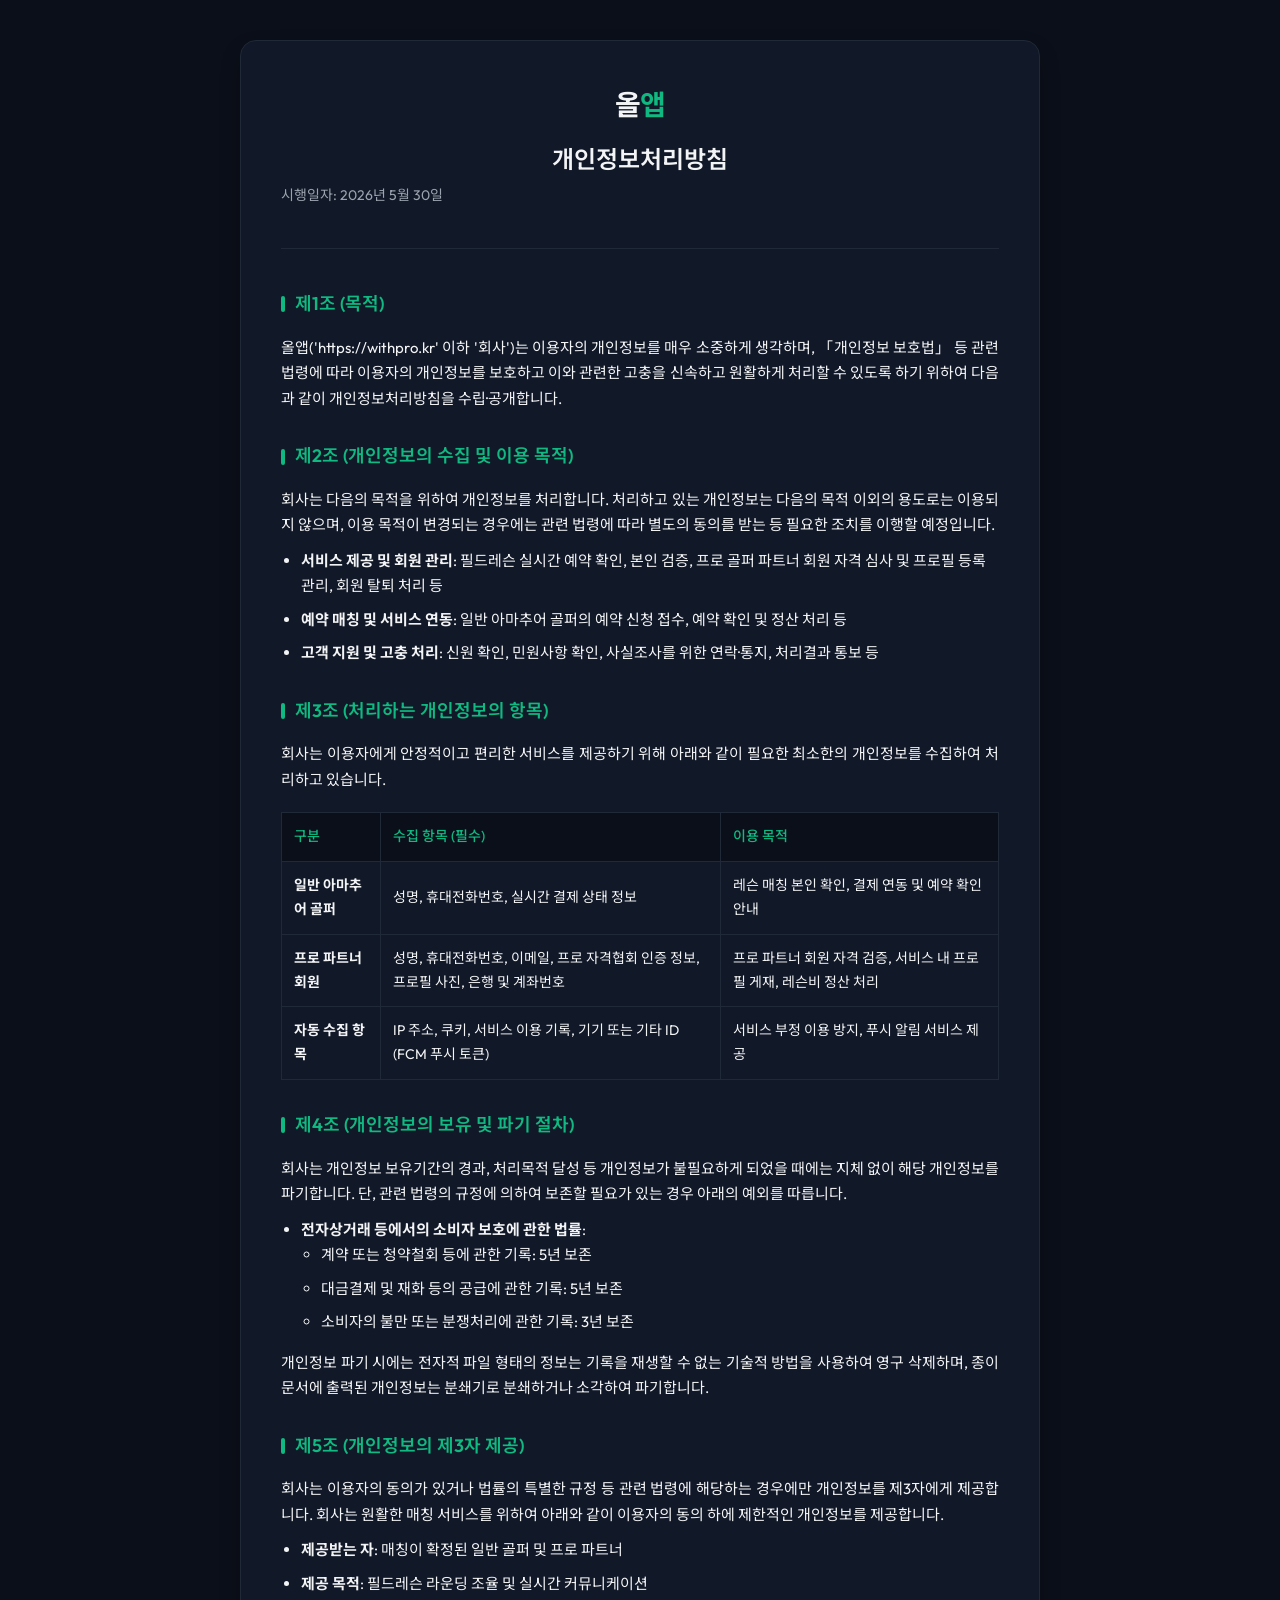
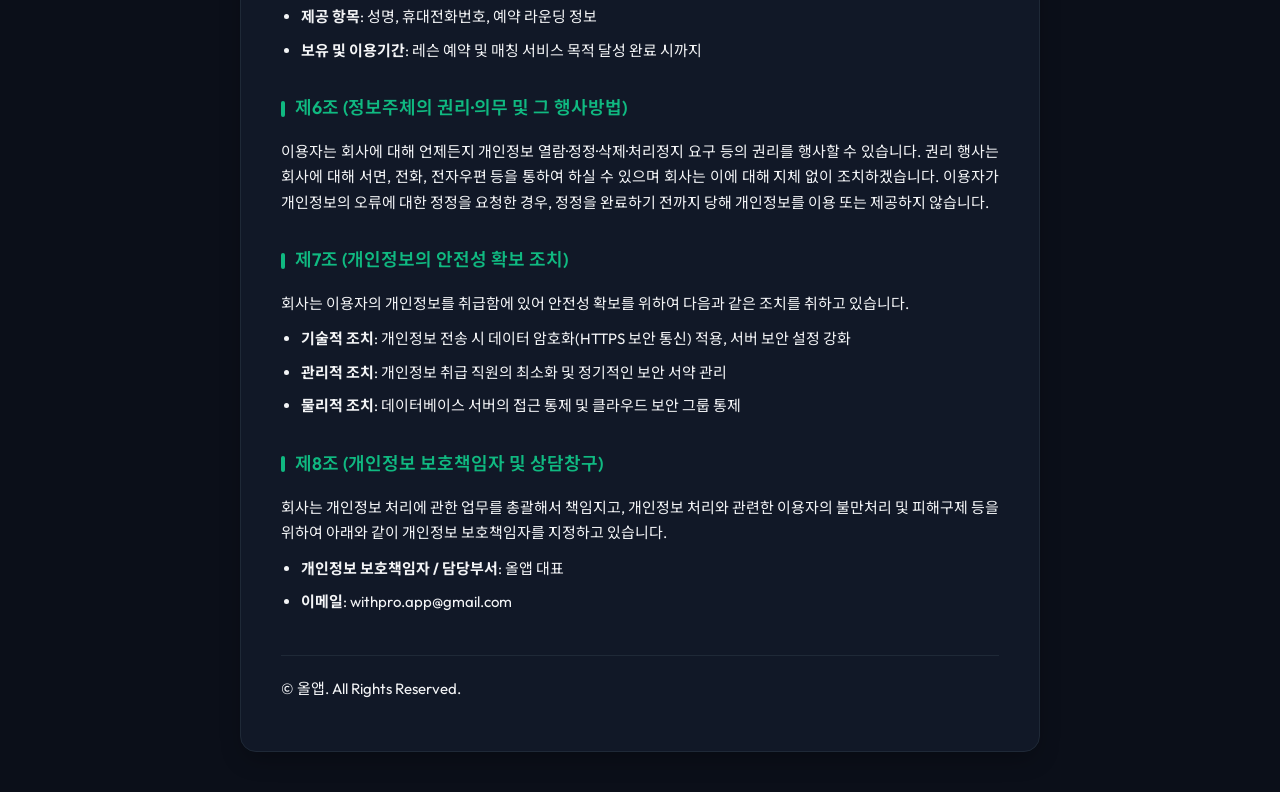
<file: privacy.html>
<!DOCTYPE html>
<html lang="ko">
<head>
    <meta charset="UTF-8">
    <meta name="viewport" content="width=device-width, initial-scale=1.0">
    <title>개인정보처리방침 - 올앱</title>
    <link rel="canonical" href="https://withpro.kr/privacy.html">
    <link href="https://fonts.googleapis.com/css2?family=Inter:wght@300;400;500;600;700&family=Outfit:wght@300;400;500;600;700&family=Noto+Sans+KR:wght@300;400;500;700&display=swap" rel="stylesheet">
    <style>
        :root {
            --bg-color: #0b0f19;
            --card-bg: #111827;
            --border-color: #1f2937;
            --text-primary: #f3f4f6;
            --text-secondary: #9ca3af;
            --accent-color: #10b981;
            --font-outfit: 'Outfit', 'Inter', 'Noto Sans KR', sans-serif;
        }

        * {
            box-sizing: border-box;
            margin: 0;
            padding: 0;
        }

        body {
            background-color: var(--bg-color);
            color: var(--text-primary);
            font-family: var(--font-outfit);
            line-height: 1.7;
            padding: 40px 20px;
        }

        .container {
            max-width: 800px;
            margin: 0 auto;
            background-color: var(--card-bg);
            border: 1px solid var(--border-color);
            border-radius: 16px;
            padding: 40px;
            box-shadow: 0 10px 25px -5px rgba(0, 0, 0, 0.3);
        }

        header {
            text-align: center;
            margin-bottom: 40px;
            border-bottom: 1px solid var(--border-color);
            padding-bottom: 30px;
        }

        .logo {
            font-size: 28px;
            font-weight: 700;
            letter-spacing: -0.5px;
            color: var(--text-primary);
            margin-bottom: 10px;
        }

        .logo span {
            color: var(--accent-color);
        }

        h1 {
            font-size: 24px;
            font-weight: 600;
            color: var(--text-primary);
            margin-top: 10px;
        }

        .date {
            font-size: 14px;
            color: var(--text-secondary);
            margin-top: 5px;
        }

        section {
            margin-bottom: 30px;
        }

        h2 {
            font-size: 18px;
            font-weight: 600;
            color: var(--accent-color);
            margin-bottom: 15px;
            display: flex;
            align-items: center;
        }

        h2::before {
            content: '';
            display: inline-block;
            width: 4px;
            height: 16px;
            background-color: var(--accent-color);
            margin-right: 10px;
            border-radius: 2px;
        }

        p {
            font-size: 15px;
            color: var(--text-primary);
            margin-bottom: 10px;
            text-align: justify;
        }

        ul, ol {
            margin-left: 20px;
            margin-bottom: 15px;
            color: var(--text-primary);
            font-size: 15px;
        }

        li {
            margin-bottom: 8px;
        }

        table {
            width: 100%;
            border-collapse: collapse;
            margin: 20px 0;
            font-size: 14px;
        }

        th, td {
            border: 1px solid var(--border-color);
            padding: 12px;
            text-align: left;
        }

        th {
            background-color: var(--bg-color);
            color: var(--accent-color);
            font-weight: 500;
        }

        td {
            color: var(--text-primary);
        }

        footer {
            margin-top: 40px;
            padding-top: 20px;
            border-top: 1px solid var(--border-color);
            text-align: center;
            font-size: 9px;
            color: var(--text-secondary);
        }

        @media (max-width: 600px) {
            body {
                padding: 20px 10px;
            }
            .container {
                padding: 20px;
            }
            h1 {
                font-size: 20px;
            }
            h2 {
                font-size: 16px;
            }
        }
    </style>
</head>
<body>
    <div class="container">
        <header>
            <div class="logo">올<span>앱</span></div>
            <h1>개인정보처리방침</h1>
            <p class="date">시행일자: 2026년 5월 30일</p>
        </header>

        <section>
            <h2>제1조 (목적)</h2>
            <p>올앱('https://withpro.kr' 이하 '회사')는 이용자의 개인정보를 매우 소중하게 생각하며, 「개인정보 보호법」 등 관련 법령에 따라 이용자의 개인정보를 보호하고 이와 관련한 고충을 신속하고 원활하게 처리할 수 있도록 하기 위하여 다음과 같이 개인정보처리방침을 수립·공개합니다.</p>
        </section>

        <section>
            <h2>제2조 (개인정보의 수집 및 이용 목적)</h2>
            <p>회사는 다음의 목적을 위하여 개인정보를 처리합니다. 처리하고 있는 개인정보는 다음의 목적 이외의 용도로는 이용되지 않으며, 이용 목적이 변경되는 경우에는 관련 법령에 따라 별도의 동의를 받는 등 필요한 조치를 이행할 예정입니다.</p>
            <ul>
                <li><strong>서비스 제공 및 회원 관리</strong>: 필드레슨 실시간 예약 확인, 본인 검증, 프로 골퍼 파트너 회원 자격 심사 및 프로필 등록 관리, 회원 탈퇴 처리 등</li>
                <li><strong>예약 매칭 및 서비스 연동</strong>: 일반 아마추어 골퍼의 예약 신청 접수, 예약 확인 및 정산 처리 등</li>
                <li><strong>고객 지원 및 고충 처리</strong>: 신원 확인, 민원사항 확인, 사실조사를 위한 연락·통지, 처리결과 통보 등</li>
            </ul>
        </section>

        <section>
            <h2>제3조 (처리하는 개인정보의 항목)</h2>
            <p>회사는 이용자에게 안정적이고 편리한 서비스를 제공하기 위해 아래와 같이 필요한 최소한의 개인정보를 수집하여 처리하고 있습니다.</p>
            <table>
                <thead>
                    <tr>
                        <th>구분</th>
                        <th>수집 항목 (필수)</th>
                        <th>이용 목적</th>
                    </tr>
                </thead>
                <tbody>
                    <tr>
                        <td><strong>일반 아마추어 골퍼</strong></td>
                        <td>성명, 휴대전화번호, 실시간 결제 상태 정보</td>
                        <td>레슨 매칭 본인 확인, 결제 연동 및 예약 확인 안내</td>
                    </tr>
                    <tr>
                        <td><strong>프로 파트너 회원</strong></td>
                        <td>성명, 휴대전화번호, 이메일, 프로 자격협회 인증 정보, 프로필 사진, 은행 및 계좌번호</td>
                        <td>프로 파트너 회원 자격 검증, 서비스 내 프로필 게재, 레슨비 정산 처리</td>
                    </tr>
                    <tr>
                        <td><strong>자동 수집 항목</strong></td>
                        <td>IP 주소, 쿠키, 서비스 이용 기록, 기기 또는 기타 ID (FCM 푸시 토큰)</td>
                        <td>서비스 부정 이용 방지, 푸시 알림 서비스 제공</td>
                    </tr>
                </tbody>
            </table>
        </section>

        <section>
            <h2>제4조 (개인정보의 보유 및 파기 절차)</h2>
            <p>회사는 개인정보 보유기간의 경과, 처리목적 달성 등 개인정보가 불필요하게 되었을 때에는 지체 없이 해당 개인정보를 파기합니다. 단, 관련 법령의 규정에 의하여 보존할 필요가 있는 경우 아래의 예외를 따릅니다.</p>
            <ul>
                <li><strong>전자상거래 등에서의 소비자 보호에 관한 법률</strong>:
                    <ul>
                        <li>계약 또는 청약철회 등에 관한 기록: 5년 보존</li>
                        <li>대금결제 및 재화 등의 공급에 관한 기록: 5년 보존</li>
                        <li>소비자의 불만 또는 분쟁처리에 관한 기록: 3년 보존</li>
                    </ul>
                </li>
            </ul>
            <p>개인정보 파기 시에는 전자적 파일 형태의 정보는 기록을 재생할 수 없는 기술적 방법을 사용하여 영구 삭제하며, 종이 문서에 출력된 개인정보는 분쇄기로 분쇄하거나 소각하여 파기합니다.</p>
        </section>

        <section>
            <h2>제5조 (개인정보의 제3자 제공)</h2>
            <p>회사는 이용자의 동의가 있거나 법률의 특별한 규정 등 관련 법령에 해당하는 경우에만 개인정보를 제3자에게 제공합니다. 회사는 원활한 매칭 서비스를 위하여 아래와 같이 이용자의 동의 하에 제한적인 개인정보를 제공합니다.</p>
            <ul>
                <li><strong>제공받는 자</strong>: 매칭이 확정된 일반 골퍼 및 프로 파트너</li>
                <li><strong>제공 목적</strong>: 필드레슨 라운딩 조율 및 실시간 커뮤니케이션</li>
                <li><strong>제공 항목</strong>: 성명, 휴대전화번호, 예약 라운딩 정보</li>
                <li><strong>보유 및 이용기간</strong>: 레슨 예약 및 매칭 서비스 목적 달성 완료 시까지</li>
            </ul>
        </section>

        <section>
            <h2>제6조 (정보주체의 권리·의무 및 그 행사방법)</h2>
            <p>이용자는 회사에 대해 언제든지 개인정보 열람·정정·삭제·처리정지 요구 등의 권리를 행사할 수 있습니다. 권리 행사는 회사에 대해 서면, 전화, 전자우편 등을 통하여 하실 수 있으며 회사는 이에 대해 지체 없이 조치하겠습니다. 이용자가 개인정보의 오류에 대한 정정을 요청한 경우, 정정을 완료하기 전까지 당해 개인정보를 이용 또는 제공하지 않습니다.</p>
        </section>

        <section>
            <h2>제7조 (개인정보의 안전성 확보 조치)</h2>
            <p>회사는 이용자의 개인정보를 취급함에 있어 안전성 확보를 위하여 다음과 같은 조치를 취하고 있습니다.</p>
            <ul>
                <li><strong>기술적 조치</strong>: 개인정보 전송 시 데이터 암호화(HTTPS 보안 통신) 적용, 서버 보안 설정 강화</li>
                <li><strong>관리적 조치</strong>: 개인정보 취급 직원의 최소화 및 정기적인 보안 서약 관리</li>
                <li><strong>물리적 조치</strong>: 데이터베이스 서버의 접근 통제 및 클라우드 보안 그룹 통제</li>
            </ul>
        </section>

        <section>
            <h2>제8조 (개인정보 보호책임자 및 상담창구)</h2>
            <p>회사는 개인정보 처리에 관한 업무를 총괄해서 책임지고, 개인정보 처리와 관련한 이용자의 불만처리 및 피해구제 등을 위하여 아래와 같이 개인정보 보호책임자를 지정하고 있습니다.</p>
            <ul>
                <li><strong>개인정보 보호책임자 / 담당부서</strong>: 올앱 대표</li>
                <li><strong>이메일</strong>: withpro.app@gmail.com</li>
            </ul>
        </section>

        <footer>
            <p>© 올앱. All Rights Reserved.</p>
        </footer>
    </div>
</body>
</html>
</file>
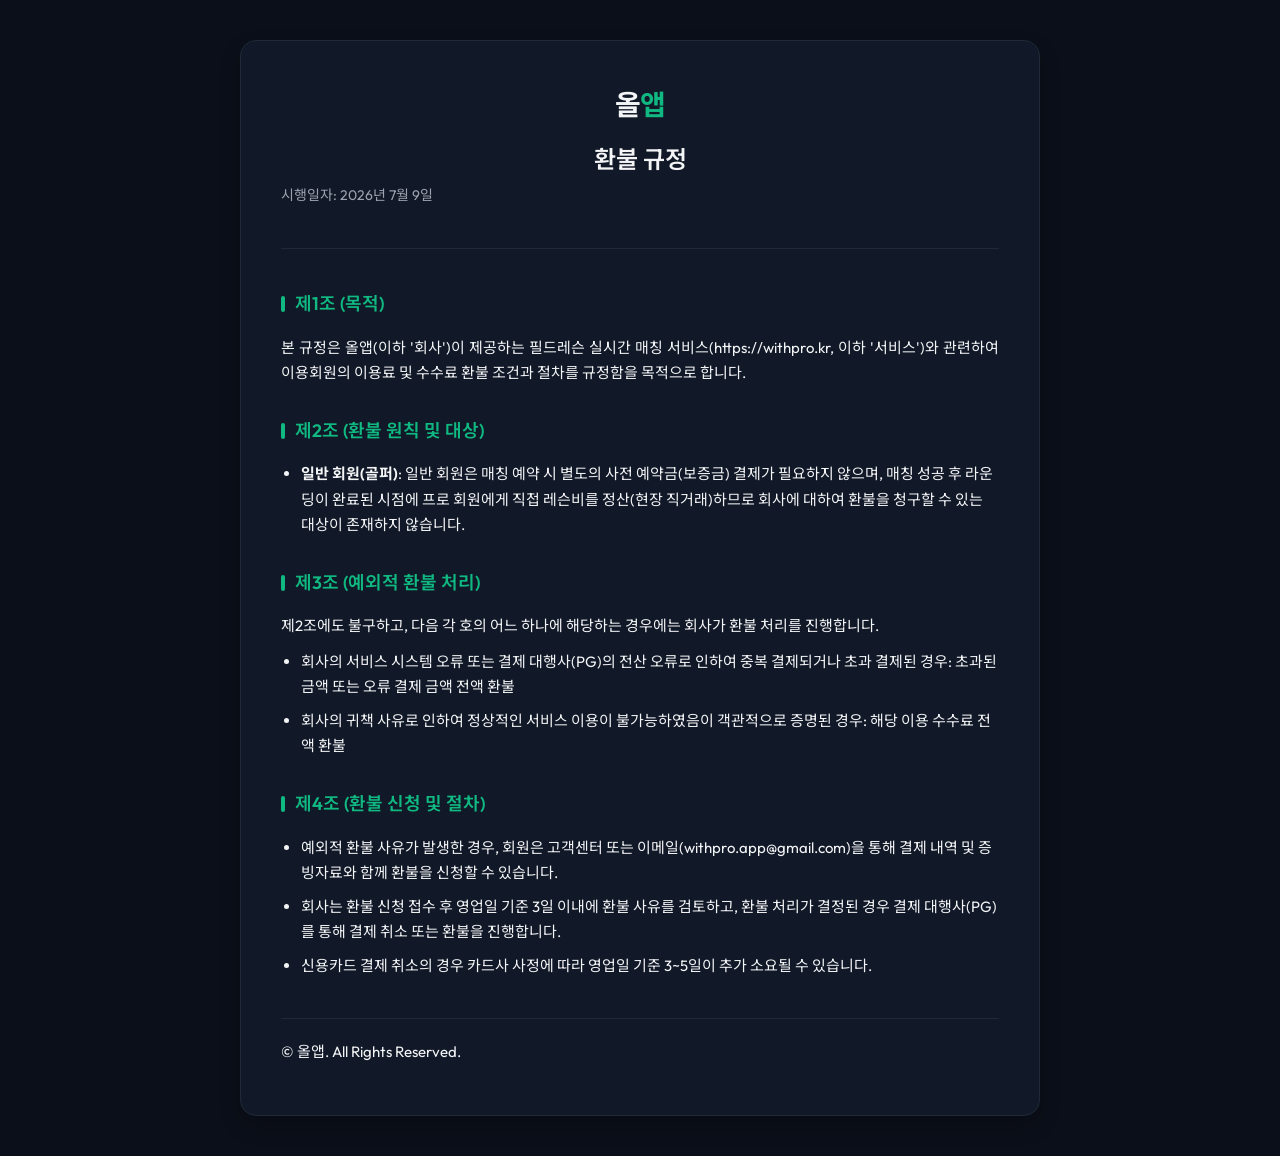
<file: refund.html>
<!DOCTYPE html>
<html lang="ko">
<head>
    <meta charset="UTF-8">
    <meta name="viewport" content="width=device-width, initial-scale=1.0">
    <title>환불 규정 - 올앱</title>
    <link rel="canonical" href="https://withpro.kr/refund.html">
    <link href="https://fonts.googleapis.com/css2?family=Inter:wght@300;400;500;600;700&family=Outfit:wght@300;400;500;600;700&family=Noto+Sans+KR:wght@300;400;500;700&display=swap" rel="stylesheet">
    <style>
        :root {
            --bg-color: #0b0f19;
            --card-bg: #111827;
            --border-color: #1f2937;
            --text-primary: #f3f4f6;
            --text-secondary: #9ca3af;
            --accent-color: #10b981;
            --font-outfit: 'Outfit', 'Inter', 'Noto Sans KR', sans-serif;
        }

        * {
            box-sizing: border-box;
            margin: 0;
            padding: 0;
        }

        body {
            background-color: var(--bg-color);
            color: var(--text-primary);
            font-family: var(--font-outfit);
            line-height: 1.7;
            padding: 40px 20px;
        }

        .container {
            max-width: 800px;
            margin: 0 auto;
            background-color: var(--card-bg);
            border: 1px solid var(--border-color);
            border-radius: 16px;
            padding: 40px;
            box-shadow: 0 10px 25px -5px rgba(0, 0, 0, 0.3);
        }

        header {
            text-align: center;
            margin-bottom: 40px;
            border-bottom: 1px solid var(--border-color);
            padding-bottom: 30px;
        }

        .logo {
            font-size: 28px;
            font-weight: 700;
            letter-spacing: -0.5px;
            color: var(--text-primary);
            margin-bottom: 10px;
        }

        .logo span {
            color: var(--accent-color);
        }

        h1 {
            font-size: 24px;
            font-weight: 600;
            color: var(--text-primary);
            margin-top: 10px;
        }

        .date {
            font-size: 14px;
            color: var(--text-secondary);
            margin-top: 5px;
        }

        section {
            margin-bottom: 30px;
        }

        h2 {
            font-size: 18px;
            font-weight: 600;
            color: var(--accent-color);
            margin-bottom: 15px;
            display: flex;
            align-items: center;
        }

        h2::before {
            content: '';
            display: inline-block;
            width: 4px;
            height: 16px;
            background-color: var(--accent-color);
            margin-right: 10px;
            border-radius: 2px;
        }

        p {
            font-size: 15px;
            color: var(--text-primary);
            margin-bottom: 10px;
            text-align: justify;
        }

        ul {
            margin-left: 20px;
            margin-bottom: 15px;
            color: var(--text-primary);
            font-size: 15px;
        }

        li {
            margin-bottom: 8px;
        }

        footer {
            margin-top: 40px;
            padding-top: 20px;
            border-top: 1px solid var(--border-color);
            text-align: center;
            font-size: 9px;
            color: var(--text-secondary);
        }

        @media (max-width: 600px) {
            body {
                padding: 20px 10px;
            }
            .container {
                padding: 20px;
            }
            h1 {
                font-size: 20px;
            }
            h2 {
                font-size: 16px;
            }
        }
    </style>
</head>
<body>
    <div class="container">
        <header>
            <div class="logo">올<span>앱</span></div>
            <h1>환불 규정</h1>
            <p class="date">시행일자: 2026년 7월 9일</p>
        </header>

        <section>
            <h2>제1조 (목적)</h2>
            <p>본 규정은 올앱(이하 '회사')이 제공하는 필드레슨 실시간 매칭 서비스(https://withpro.kr, 이하 '서비스')와 관련하여 이용회원의 이용료 및 수수료 환불 조건과 절차를 규정함을 목적으로 합니다.</p>
        </section>

        <section>
            <h2>제2조 (환불 원칙 및 대상)</h2>
            <ul>
                <li><strong>일반 회원(골퍼)</strong>: 일반 회원은 매칭 예약 시 별도의 사전 예약금(보증금) 결제가 필요하지 않으며, 매칭 성공 후 라운딩이 완료된 시점에 프로 회원에게 직접 레슨비를 정산(현장 직거래)하므로 회사에 대하여 환불을 청구할 수 있는 대상이 존재하지 않습니다.</li>
                <!-- 플랫폼 수수료 및 환불 조항 비활성화 보존
                <li><strong>프로 회원(파트너)</strong>: 프로 회원이 매칭 확정 및 라운딩 완료 후 납부하는 플랫폼 이용 수수료(50,000원)는 <strong>비실물 서비스의 매칭 중개 서비스 선제공에 따른 비용 결제이므로 원칙적으로 환불이 불가능</strong>합니다.</li>
                -->
            </ul>
        </section>

        <section>
            <h2>제3조 (예외적 환불 처리)</h2>
            <p>제2조에도 불구하고, 다음 각 호의 어느 하나에 해당하는 경우에는 회사가 환불 처리를 진행합니다.</p>
            <ul>
                <li>회사의 서비스 시스템 오류 또는 결제 대행사(PG)의 전산 오류로 인하여 중복 결제되거나 초과 결제된 경우: 초과된 금액 또는 오류 결제 금액 전액 환불</li>
                <li>회사의 귀책 사유로 인하여 정상적인 서비스 이용이 불가능하였음이 객관적으로 증명된 경우: 해당 이용 수수료 전액 환불</li>
            </ul>
        </section>

        <section>
            <h2>제4조 (환불 신청 및 절차)</h2>
            <ul>
                <li>예외적 환불 사유가 발생한 경우, 회원은 고객센터 또는 이메일(withpro.app@gmail.com)을 통해 결제 내역 및 증빙자료와 함께 환불을 신청할 수 있습니다.</li>
                <li>회사는 환불 신청 접수 후 영업일 기준 3일 이내에 환불 사유를 검토하고, 환불 처리가 결정된 경우 결제 대행사(PG)를 통해 결제 취소 또는 환불을 진행합니다.</li>
                <li>신용카드 결제 취소의 경우 카드사 사정에 따라 영업일 기준 3~5일이 추가 소요될 수 있습니다.</li>
            </ul>
        </section>

        <footer>
            <p>© 올앱. All Rights Reserved.</p>
        </footer>
    </div>
</body>
</html>
</file>
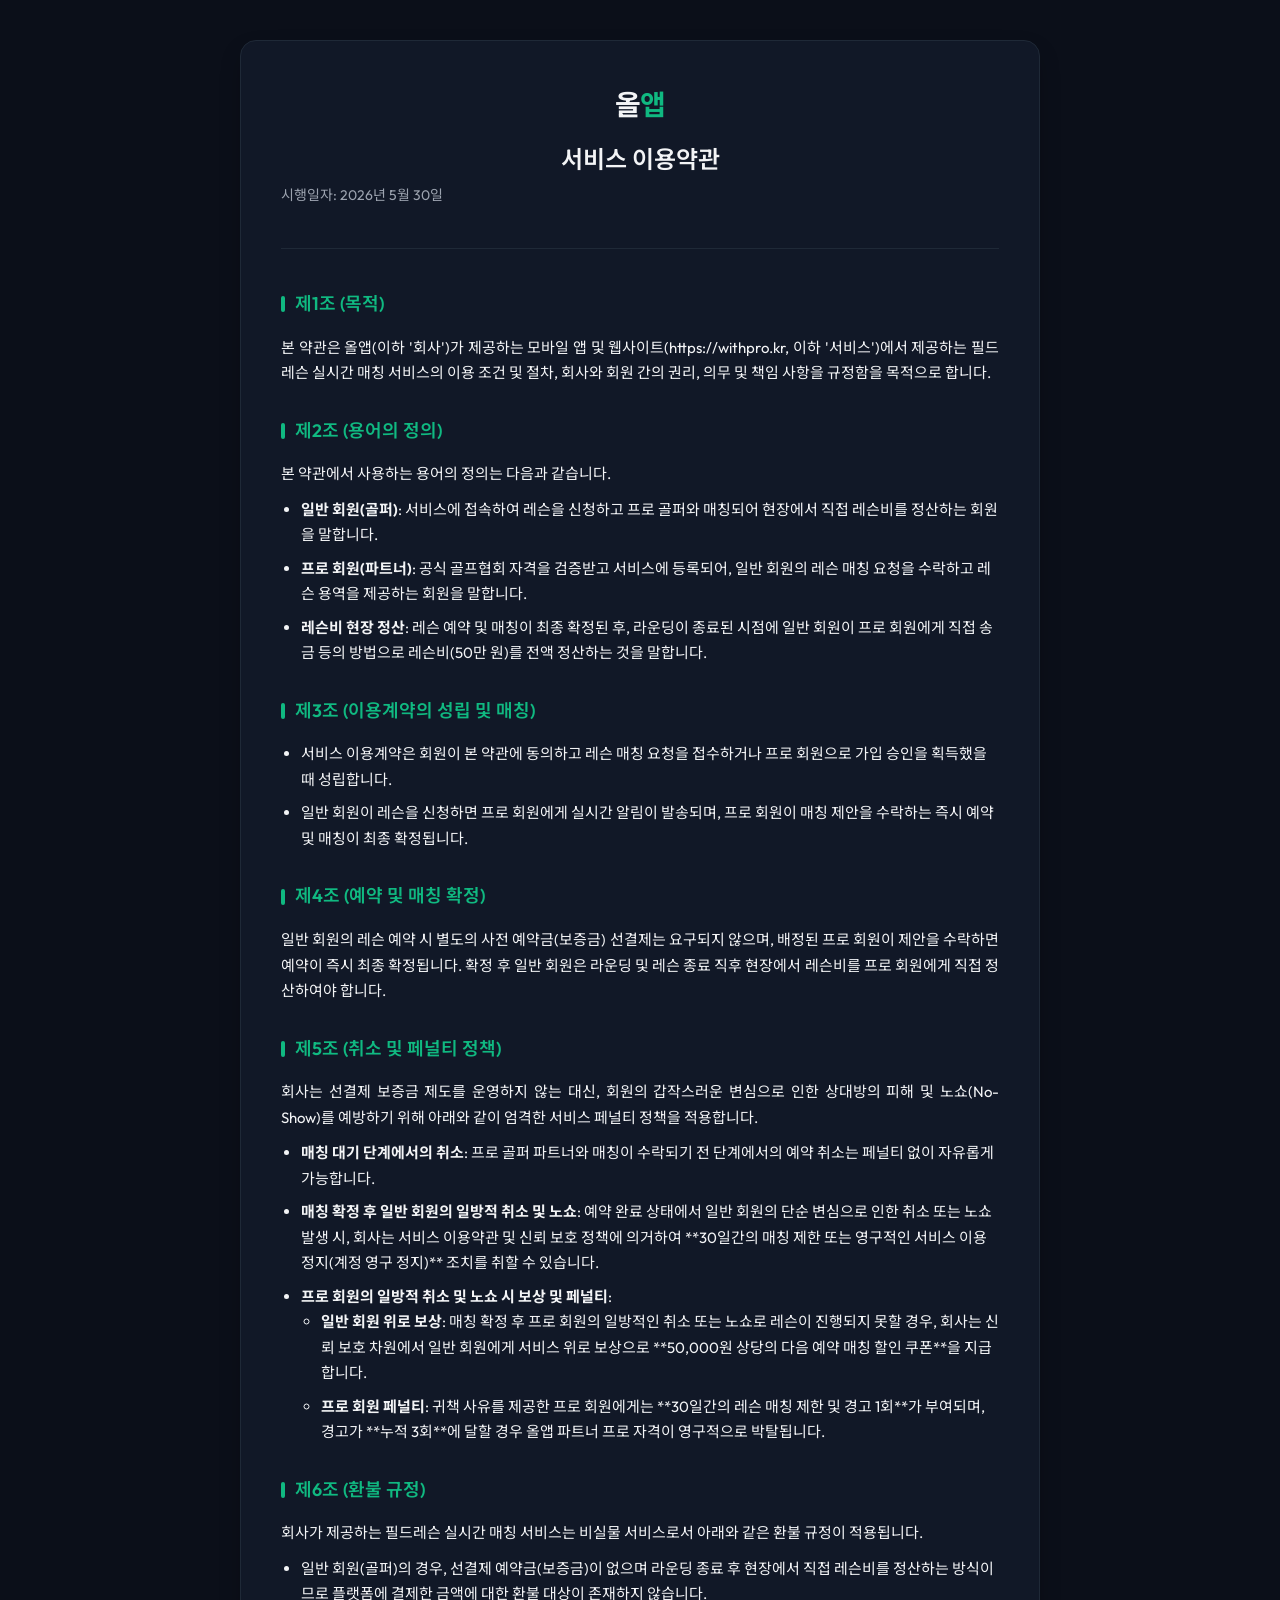
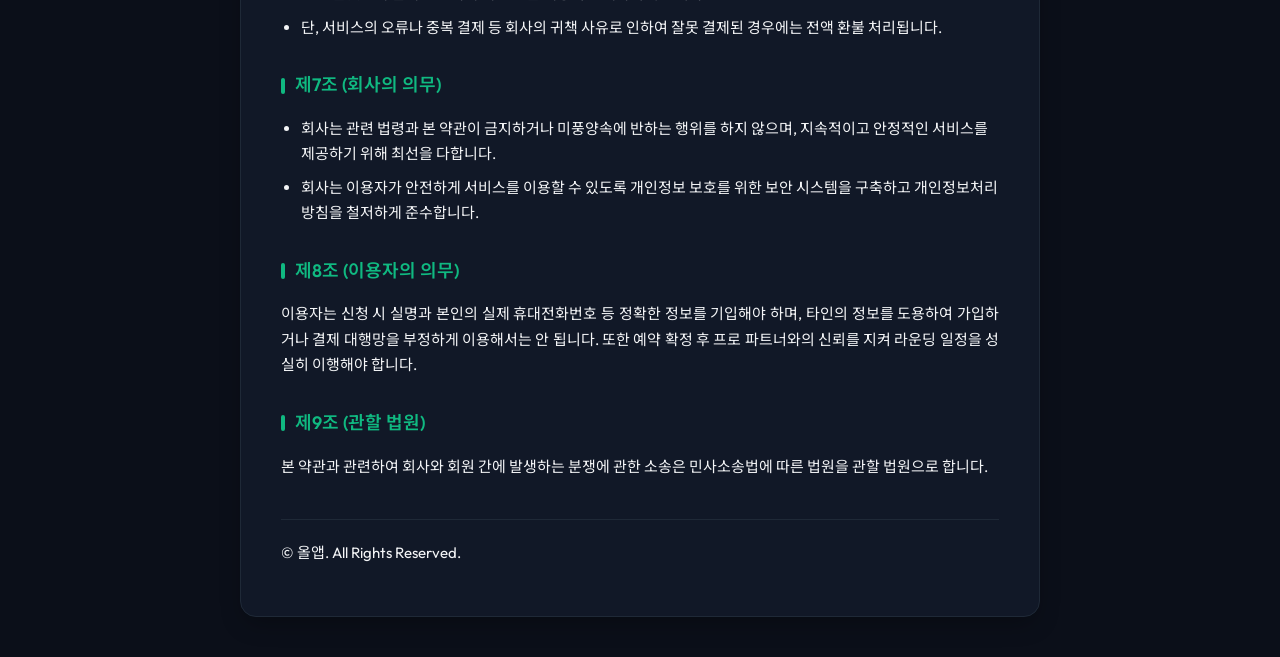
<file: term.html>
<!DOCTYPE html>
<html lang="ko">
<head>
    <meta charset="UTF-8">
    <meta name="viewport" content="width=device-width, initial-scale=1.0">
    <title>서비스 이용약관 - 올앱</title>
    <link rel="canonical" href="https://withpro.kr/term.html">
    <link href="https://fonts.googleapis.com/css2?family=Inter:wght@300;400;500;600;700&family=Outfit:wght@300;400;500;600;700&family=Noto+Sans+KR:wght@300;400;500;700&display=swap" rel="stylesheet">
    <style>
        :root {
            --bg-color: #0b0f19;
            --card-bg: #111827;
            --border-color: #1f2937;
            --text-primary: #f3f4f6;
            --text-secondary: #9ca3af;
            --accent-color: #10b981;
            --font-outfit: 'Outfit', 'Inter', 'Noto Sans KR', sans-serif;
        }

        * {
            box-sizing: border-box;
            margin: 0;
            padding: 0;
        }

        body {
            background-color: var(--bg-color);
            color: var(--text-primary);
            font-family: var(--font-outfit);
            line-height: 1.7;
            padding: 40px 20px;
        }

        .container {
            max-width: 800px;
            margin: 0 auto;
            background-color: var(--card-bg);
            border: 1px solid var(--border-color);
            border-radius: 16px;
            padding: 40px;
            box-shadow: 0 10px 25px -5px rgba(0, 0, 0, 0.3);
        }

        header {
            text-align: center;
            margin-bottom: 40px;
            border-bottom: 1px solid var(--border-color);
            padding-bottom: 30px;
        }

        .logo {
            font-size: 28px;
            font-weight: 700;
            letter-spacing: -0.5px;
            color: var(--text-primary);
            margin-bottom: 10px;
        }

        .logo span {
            color: var(--accent-color);
        }

        h1 {
            font-size: 24px;
            font-weight: 600;
            color: var(--text-primary);
            margin-top: 10px;
        }

        .date {
            font-size: 14px;
            color: var(--text-secondary);
            margin-top: 5px;
        }

        section {
            margin-bottom: 30px;
        }

        h2 {
            font-size: 18px;
            font-weight: 600;
            color: var(--accent-color);
            margin-bottom: 15px;
            display: flex;
            align-items: center;
        }

        h2::before {
            content: '';
            display: inline-block;
            width: 4px;
            height: 16px;
            background-color: var(--accent-color);
            margin-right: 10px;
            border-radius: 2px;
        }

        p {
            font-size: 15px;
            color: var(--text-primary);
            margin-bottom: 10px;
            text-align: justify;
        }

        ul, ol {
            margin-left: 20px;
            margin-bottom: 15px;
            color: var(--text-primary);
            font-size: 15px;
        }

        li {
            margin-bottom: 8px;
        }

        footer {
            margin-top: 40px;
            padding-top: 20px;
            border-top: 1px solid var(--border-color);
            text-align: center;
            font-size: 9px;
            color: var(--text-secondary);
        }

        @media (max-width: 600px) {
            body {
                padding: 20px 10px;
            }
            .container {
                padding: 20px;
            }
            h1 {
                font-size: 20px;
            }
            h2 {
                font-size: 16px;
            }
        }
    </style>
</head>
<body>
    <div class="container">
        <header>
            <div class="logo">올<span>앱</span></div>
            <h1>서비스 이용약관</h1>
            <p class="date">시행일자: 2026년 5월 30일</p>
        </header>

        <section>
            <h2>제1조 (목적)</h2>
            <p>본 약관은 올앱(이하 '회사')가 제공하는 모바일 앱 및 웹사이트(https://withpro.kr, 이하 '서비스')에서 제공하는 필드레슨 실시간 매칭 서비스의 이용 조건 및 절차, 회사와 회원 간의 권리, 의무 및 책임 사항을 규정함을 목적으로 합니다.</p>
        </section>

        <section>
            <h2>제2조 (용어의 정의)</h2>
            <p>본 약관에서 사용하는 용어의 정의는 다음과 같습니다.</p>
            <ul>
                <li><strong>일반 회원(골퍼)</strong>: 서비스에 접속하여 레슨을 신청하고 프로 골퍼와 매칭되어 현장에서 직접 레슨비를 정산하는 회원을 말합니다.</li>
                <li><strong>프로 회원(파트너)</strong>: 공식 골프협회 자격을 검증받고 서비스에 등록되어, 일반 회원의 레슨 매칭 요청을 수락하고 레슨 용역을 제공하는 회원을 말합니다.</li>
                <li><strong>레슨비 현장 정산</strong>: 레슨 예약 및 매칭이 최종 확정된 후, 라운딩이 종료된 시점에 일반 회원이 프로 회원에게 직접 송금 등의 방법으로 레슨비(50만 원)를 전액 정산하는 것을 말합니다.</li>
            </ul>
        </section>

        <section>
            <h2>제3조 (이용계약의 성립 및 매칭)</h2>
            <ul>
                <li>서비스 이용계약은 회원이 본 약관에 동의하고 레슨 매칭 요청을 접수하거나 프로 회원으로 가입 승인을 획득했을 때 성립합니다.</li>
                <li>일반 회원이 레슨을 신청하면 프로 회원에게 실시간 알림이 발송되며, 프로 회원이 매칭 제안을 수락하는 즉시 예약 및 매칭이 최종 확정됩니다.</li>
            </ul>
        </section>

        <section>
            <h2>제4조 (예약 및 매칭 확정)</h2>
            <p>일반 회원의 레슨 예약 시 별도의 사전 예약금(보증금) 선결제는 요구되지 않으며, 배정된 프로 회원이 제안을 수락하면 예약이 즉시 최종 확정됩니다. 확정 후 일반 회원은 라운딩 및 레슨 종료 직후 현장에서 레슨비를 프로 회원에게 직접 정산하여야 합니다.</p>
        </section>

        <section>
            <h2>제5조 (취소 및 페널티 정책)</h2>
            <p>회사는 선결제 보증금 제도를 운영하지 않는 대신, 회원의 갑작스러운 변심으로 인한 상대방의 피해 및 노쇼(No-Show)를 예방하기 위해 아래와 같이 엄격한 서비스 페널티 정책을 적용합니다.</p>
            <ul>
                <li><strong>매칭 대기 단계에서의 취소</strong>: 프로 골퍼 파트너와 매칭이 수락되기 전 단계에서의 예약 취소는 페널티 없이 자유롭게 가능합니다.</li>
                <li><strong>매칭 확정 후 일반 회원의 일방적 취소 및 노쇼</strong>: 예약 완료 상태에서 일반 회원의 단순 변심으로 인한 취소 또는 노쇼 발생 시, 회사는 서비스 이용약관 및 신뢰 보호 정책에 의거하여 **30일간의 매칭 제한 또는 영구적인 서비스 이용 정지(계정 영구 정지)** 조치를 취할 수 있습니다.</li>
                <li><strong>프로 회원의 일방적 취소 및 노쇼 시 보상 및 페널티</strong>:
                    <ul>
                        <li><strong>일반 회원 위로 보상</strong>: 매칭 확정 후 프로 회원의 일방적인 취소 또는 노쇼로 레슨이 진행되지 못할 경우, 회사는 신뢰 보호 차원에서 일반 회원에게 서비스 위로 보상으로 **50,000원 상당의 다음 예약 매칭 할인 쿠폰**을 지급합니다.</li>
                        <li><strong>프로 회원 페널티</strong>: 귀책 사유를 제공한 프로 회원에게는 **30일간의 레슨 매칭 제한 및 경고 1회**가 부여되며, 경고가 **누적 3회**에 달할 경우 올앱 파트너 프로 자격이 영구적으로 박탈됩니다.</li>
                    </ul>
                </li>
            </ul>
        </section>

        <section>
            <h2>제6조 (환불 규정)</h2>
            <p>회사가 제공하는 필드레슨 실시간 매칭 서비스는 비실물 서비스로서 아래와 같은 환불 규정이 적용됩니다.</p>
            <ul>
                <li>일반 회원(골퍼)의 경우, 선결제 예약금(보증금)이 없으며 라운딩 종료 후 현장에서 직접 레슨비를 정산하는 방식이므로 플랫폼에 결제한 금액에 대한 환불 대상이 존재하지 않습니다.</li>
                <!-- 플랫폼 수수료 조항 비활성화 보존
                <li>프로 회원(파트너)의 경우, 매칭 완료 및 라운딩 완료에 따라 납부하는 플랫폼 이용 수수료(50,000원)는 <strong>서비스 선제공에 따른 비용 결제이므로 환불이 불가능</strong>합니다.</li>
                -->
                <li>단, 서비스의 오류나 중복 결제 등 회사의 귀책 사유로 인하여 잘못 결제된 경우에는 전액 환불 처리됩니다.</li>
            </ul>
        </section>

        <section>
            <h2>제7조 (회사의 의무)</h2>
            <ul>
                <li>회사는 관련 법령과 본 약관이 금지하거나 미풍양속에 반하는 행위를 하지 않으며, 지속적이고 안정적인 서비스를 제공하기 위해 최선을 다합니다.</li>
                <li>회사는 이용자가 안전하게 서비스를 이용할 수 있도록 개인정보 보호를 위한 보안 시스템을 구축하고 개인정보처리방침을 철저하게 준수합니다.</li>
            </ul>
        </section>

        <section>
            <h2>제8조 (이용자의 의무)</h2>
            <p>이용자는 신청 시 실명과 본인의 실제 휴대전화번호 등 정확한 정보를 기입해야 하며, 타인의 정보를 도용하여 가입하거나 결제 대행망을 부정하게 이용해서는 안 됩니다. 또한 예약 확정 후 프로 파트너와의 신뢰를 지켜 라운딩 일정을 성실히 이행해야 합니다.</p>
        </section>

        <section>
            <h2>제9조 (관할 법원)</h2>
            <p>본 약관과 관련하여 회사와 회원 간에 발생하는 분쟁에 관한 소송은 민사소송법에 따른 법원을 관할 법원으로 합니다.</p>
        </section>

        <footer>
            <p>© 올앱. All Rights Reserved.</p>
        </footer>
    </div>
</body>
</html>
</file>
